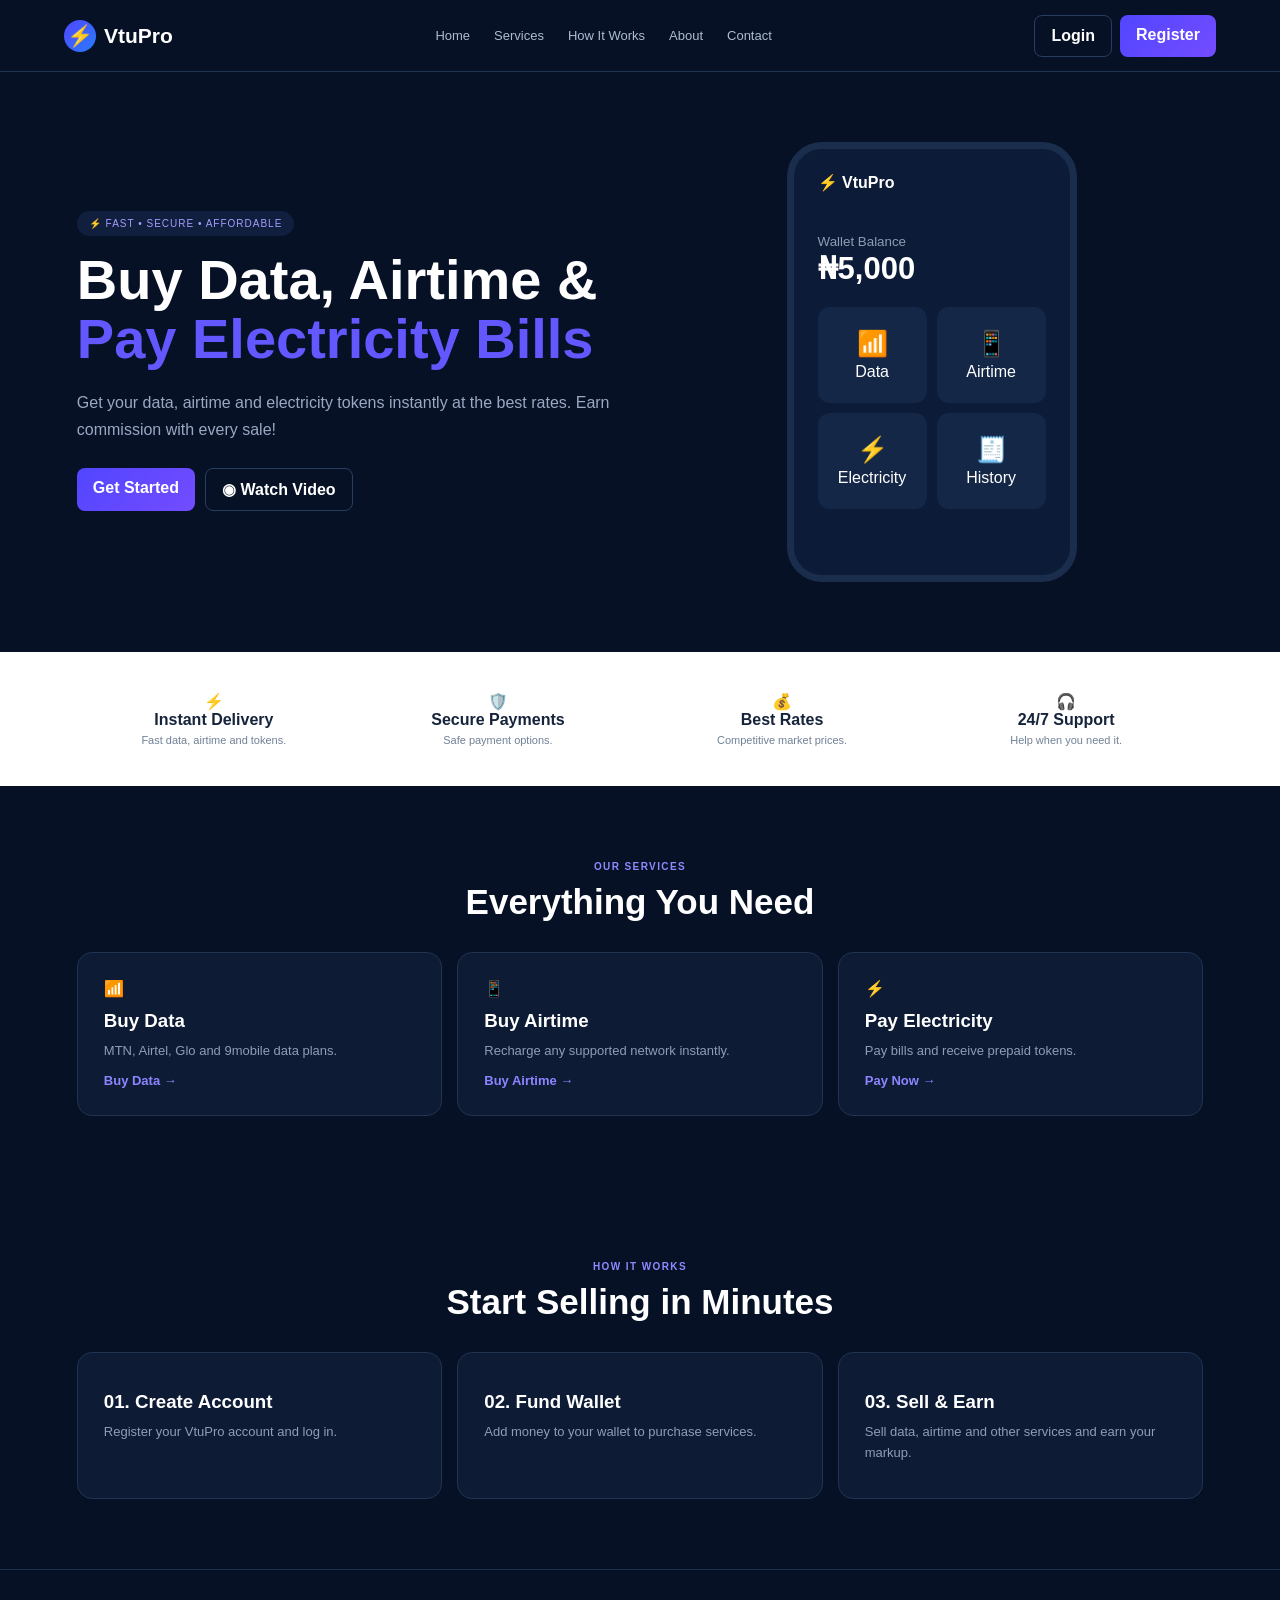
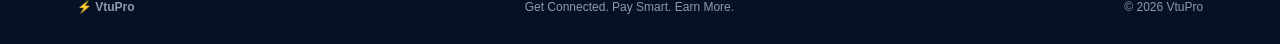
<file: index.html>
<!DOCTYPE html>
<html lang="en">
<head>
    <meta charset="UTF-8">
    <meta name="viewport" content="width=device-width, initial-scale=1.0">

    <title>VtuPro - Buy Data, Airtime & Pay Bills</title>

    <link rel="stylesheet" href="css/style.css">
</head>

<body>

<header class="top">

    <a class="brand" href="index.html">
        <span class="mark">⚡</span>
        VtuPro
    </a>

    <nav class="nav">
        <a href="index.html">Home</a>
        <a href="#services">Services</a>
        <a href="#how">How It Works</a>
        <a href="#about">About</a>
        <a href="#contact">Contact</a>
    </nav>

    <div class="actions">
        <a class="btn ghost" href="login.html">Login</a>
        <a class="btn primary" href="register.html">Register</a>
    </div>

</header>


<section class="hero">

    <div>

        <span class="badge">
            ⚡ FAST • SECURE • AFFORDABLE
        </span>

        <h1>
            Buy Data, Airtime &
            <span class="purple">
                Pay Electricity Bills
            </span>
        </h1>

        <p>
            Get your data, airtime and electricity tokens instantly
            at the best rates. Earn commission with every sale!
        </p>

        <div class="hero-btns">

            <a class="btn primary" href="register.html">
                Get Started
            </a>

            <a class="btn ghost" href="#how">
                ◉ Watch Video
            </a>

        </div>

    </div>


    <div>

        <div class="phone">

            <b>⚡ VtuPro</b>

            <div class="balance">

                <small>
                    Wallet Balance
                </small>

                <strong>
                    ₦5,000
                </strong>

            </div>


            <div class="phone-grid">

                <div>
                    <span>📶</span>
                    Data
                </div>

                <div>
                    <span>📱</span>
                    Airtime
                </div>

                <div>
                    <span>⚡</span>
                    Electricity
                </div>

                <div>
                    <span>🧾</span>
                    History
                </div>

            </div>

        </div>

    </div>

</section>


<section class="features">

    <div class="feature">

        ⚡

        <h4>
            Instant Delivery
        </h4>

        <p>
            Fast data, airtime and tokens.
        </p>

    </div>


    <div class="feature">

        🛡️

        <h4>
            Secure Payments
        </h4>

        <p>
            Safe payment options.
        </p>

    </div>


    <div class="feature">

        💰

        <h4>
            Best Rates
        </h4>

        <p>
            Competitive market prices.
        </p>

    </div>


    <div class="feature">

        🎧

        <h4>
            24/7 Support
        </h4>

        <p>
            Help when you need it.
        </p>

    </div>

</section>


<section id="services" class="section">

    <div class="sectionhead">

        <span class="eyebrow">
            OUR SERVICES
        </span>

        <h2>
            Everything You Need
        </h2>

    </div>


    <div class="services">

        <div class="card">

            📶

            <h3>
                Buy Data
            </h3>

            <p>
                MTN, Airtel, Glo and 9mobile data plans.
            </p>

            <a href="register.html">
                Buy Data →
            </a>

        </div>


        <div class="card">

            📱

            <h3>
                Buy Airtime
            </h3>

            <p>
                Recharge any supported network instantly.
            </p>

            <a href="register.html">
                Buy Airtime →
            </a>

        </div>


        <div class="card">

            ⚡

            <h3>
                Pay Electricity
            </h3>

            <p>
                Pay bills and receive prepaid tokens.
            </p>

            <a href="register.html">
                Pay Now →
            </a>

        </div>

    </div>

</section>


<section id="how" class="section">

    <div class="sectionhead">

        <span class="eyebrow">
            HOW IT WORKS
        </span>

        <h2>
            Start Selling in Minutes
        </h2>

    </div>


    <div class="services">

        <div class="card">

            <h3>01. Create Account</h3>

            <p>
                Register your VtuPro account and log in.
            </p>

        </div>


        <div class="card">

            <h3>02. Fund Wallet</h3>

            <p>
                Add money to your wallet to purchase services.
            </p>

        </div>


        <div class="card">

            <h3>03. Sell & Earn</h3>

            <p>
                Sell data, airtime and other services and
                earn your markup.
            </p>

        </div>

    </div>

</section>


<footer class="footer" id="about">

    <b>
        ⚡ VtuPro
    </b>

    <span>
        Get Connected. Pay Smart. Earn More.
    </span>

    <span>
        © 2026 VtuPro
    </span>

</footer>


<script src="js/app.js"></script>

</body>
</html>
</file>
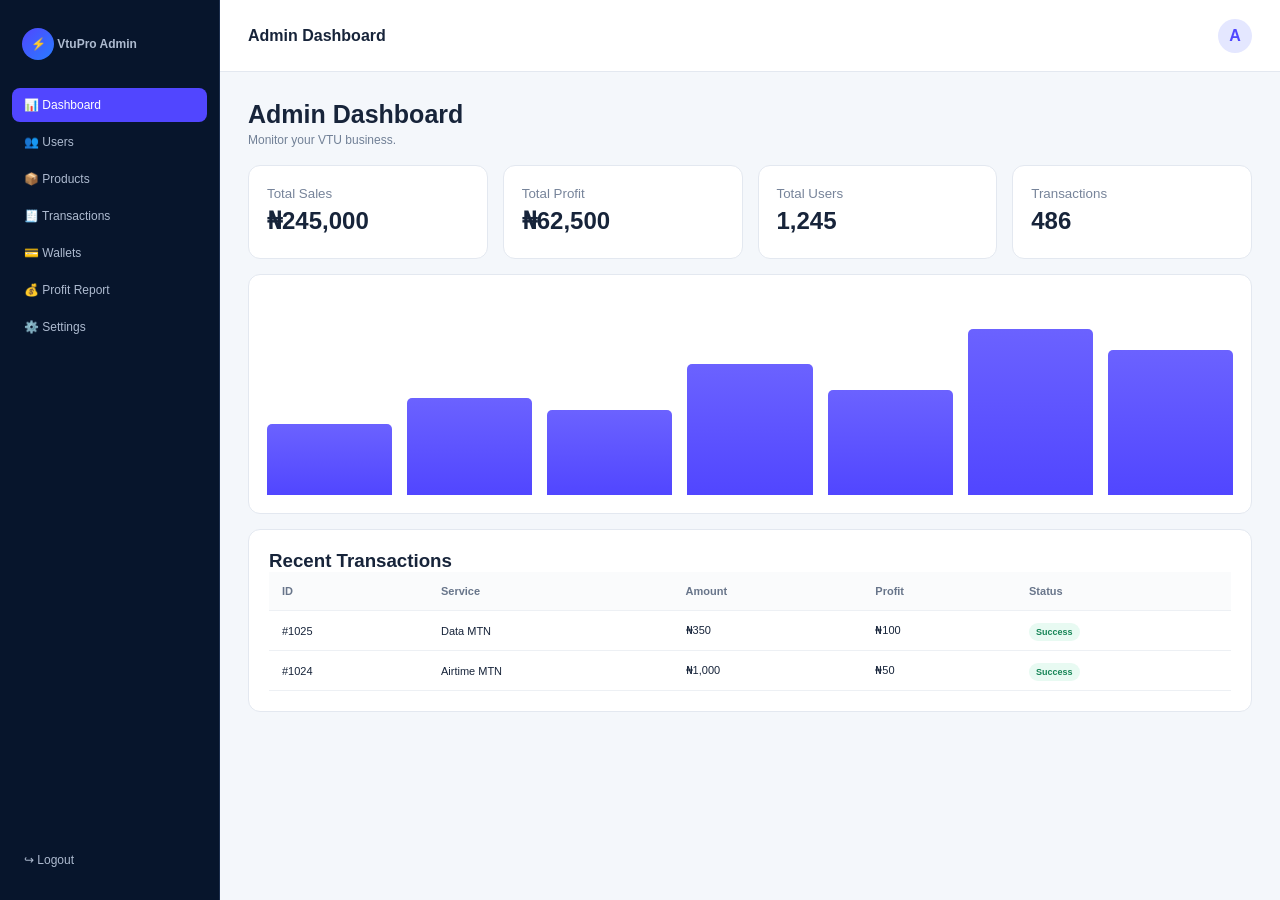
<file: admin.html>
<!DOCTYPE html>
<html lang="en">

<head>

    <meta charset="UTF-8">

    <meta name="viewport"
          content="width=device-width, initial-scale=1.0">

    <title>VtuPro Admin</title>

    <link rel="stylesheet"
          href="css/style.css">

</head>


<body>


<div class="app">


    <aside class="side">


        <a class="brand"
           href="admin.html">

            <span class="mark">
                ⚡
            </span>

            <span>
                VtuPro Admin
            </span>

        </a>


        <a class="active"
           href="admin.html">
            📊 Dashboard
        </a>


        <a href="#">
            👥 Users
        </a>


        <a href="#">
            📦 Products
        </a>


        <a href="transactions.html">
            🧾 Transactions
        </a>


        <a href="wallet.html">
            💳 Wallets
        </a>


        <a href="#">
            💰 Profit Report
        </a>


        <a href="#">
            ⚙️ Settings
        </a>


        <a class="logout"
           href="index.html">
            ↪ Logout
        </a>


    </aside>


    <main class="main">


        <header class="apphead">

            <b>
                Admin Dashboard
            </b>


            <div class="avatar">
                A
            </div>

        </header>


        <section class="content">


            <h1>
                Admin Dashboard
            </h1>

            <p class="muted">
                Monitor your VTU business.
            </p>


            <br>


            <div class="adminstats">


                <div class="stat">

                    <small>
                        Total Sales
                    </small>

                    <strong>
                        ₦245,000
                    </strong>

                </div>


                <div class="stat">

                    <small>
                        Total Profit
                    </small>

                    <strong>
                        ₦62,500
                    </strong>

                </div>


                <div class="stat">

                    <small>
                        Total Users
                    </small>

                    <strong>
                        1,245
                    </strong>

                </div>


                <div class="stat">

                    <small>
                        Transactions
                    </small>

                    <strong>
                        486
                    </strong>

                </div>


            </div>


            <div class="chart">


                <div class="bar"
                     style="height:35%">
                </div>

                <div class="bar"
                     style="height:48%">
                </div>

                <div class="bar"
                     style="height:42%">
                </div>

                <div class="bar"
                     style="height:65%">
                </div>

                <div class="bar"
                     style="height:52%">
                </div>

                <div class="bar"
                     style="height:82%">
                </div>

                <div class="bar"
                     style="height:72%">
                </div>


            </div>


            <div
                class="panel"
                style="margin-top:15px">


                <h3>
                    Recent Transactions
                </h3>


                <table class="table">


                    <tr>

                        <th>
                            ID
                        </th>

                        <th>
                            Service
                        </th>

                        <th>
                            Amount
                        </th>

                        <th>
                            Profit
                        </th>

                        <th>
                            Status
                        </th>

                    </tr>


                    <tr>

                        <td>
                            #1025
                        </td>

                        <td>
                            Data MTN
                        </td>

                        <td>
                            ₦350
                        </td>

                        <td>
                            ₦100
                        </td>

                        <td>
                            <span class="pill">
                                Success
                            </span>
                        </td>

                    </tr>


                    <tr>

                        <td>
                            #1024
                        </td>

                        <td>
                            Airtime MTN
                        </td>

                        <td>
                            ₦1,000
                        </td>

                        <td>
                            ₦50
                        </td>

                        <td>
                            <span class="pill">
                                Success
                            </span>
                        </td>

                    </tr>


                </table>


            </div>


        </section>


    </main>

</div>


<script src="js/app.js"></script>

</body>
</html>
</file>
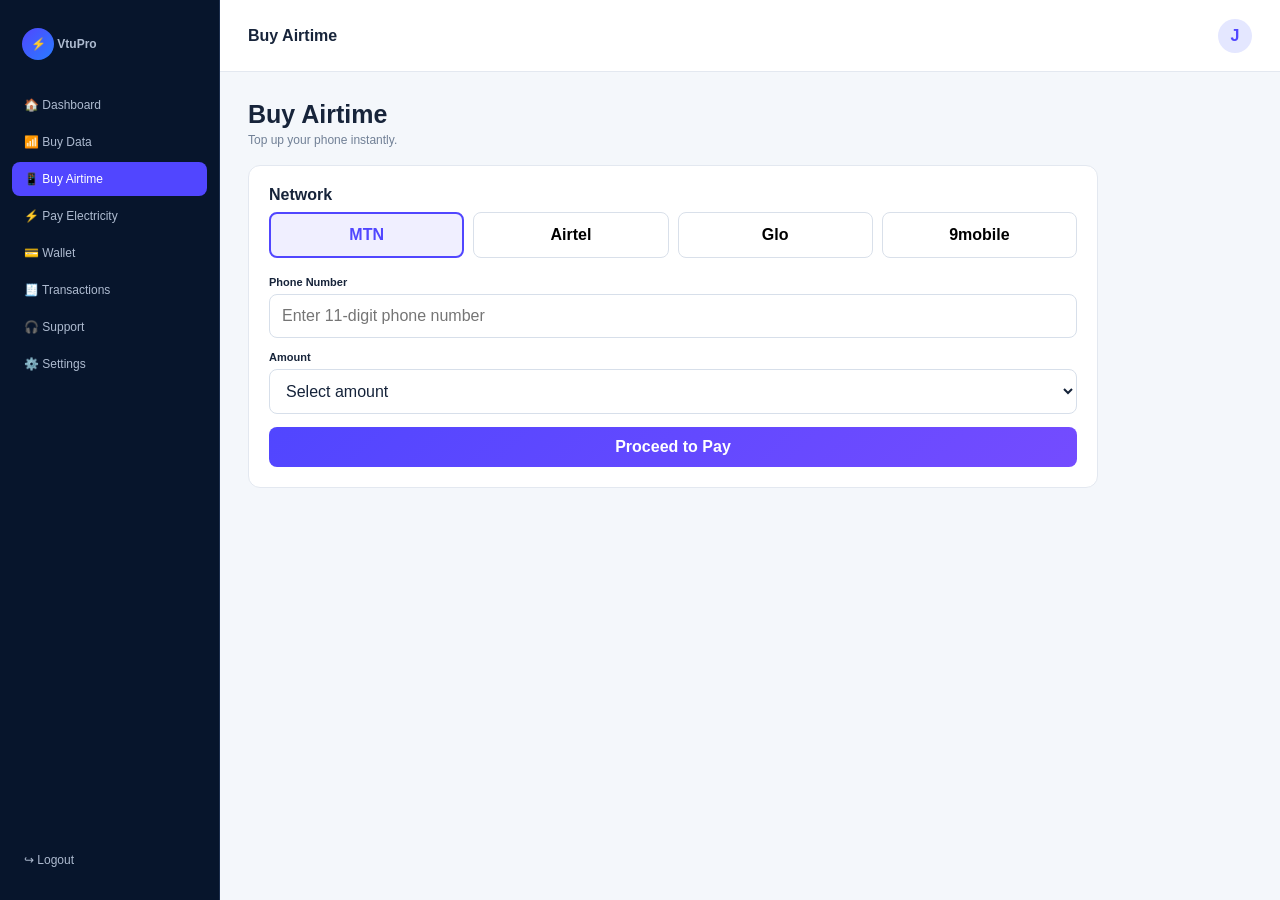
<file: airtime.html>
<!DOCTYPE html>
<html lang="en">

<head>

    <meta charset="UTF-8">

    <meta name="viewport"
          content="width=device-width, initial-scale=1.0">

    <title>VtuPro - Buy Airtime</title>

    <link rel="stylesheet"
          href="css/style.css">

</head>


<body>


<div class="app">


    <aside class="side">

        <a class="brand"
           href="dashboard.html">

            <span class="mark">
                ⚡
            </span>

            <span>
                VtuPro
            </span>

        </a>


        <a href="dashboard.html">
            🏠 Dashboard
        </a>

        <a href="data.html">
            📶 Buy Data
        </a>

        <a class="active"
           href="airtime.html">
            📱 Buy Airtime
        </a>

        <a href="electricity.html">
            ⚡ Pay Electricity
        </a>

        <a href="wallet.html">
            💳 Wallet
        </a>

        <a href="transactions.html">
            🧾 Transactions
        </a>

        <a href="#">
            🎧 Support
        </a>

        <a href="#">
            ⚙️ Settings
        </a>

        <a class="logout"
           href="index.html">
            ↪ Logout
        </a>

    </aside>


    <main class="main">


        <header class="apphead">

            <b>
                Buy Airtime
            </b>

            <div class="avatar">
                J
            </div>

        </header>


        <section class="content">


            <h1>
                Buy Airtime
            </h1>

            <p class="muted">
                Top up your phone instantly.
            </p>


            <br>


            <div class="panel purchase">


                <b>
                    Network
                </b>


                <div class="network">

                    <button
                        class="active"
                        onclick="pick(this)">
                        MTN
                    </button>

                    <button onclick="pick(this)">
                        Airtel
                    </button>

                    <button onclick="pick(this)">
                        Glo
                    </button>

                    <button onclick="pick(this)">
                        9mobile
                    </button>

                </div>


                <div class="field">

                    <label>
                        Phone Number
                    </label>

                    <input
                        class="input"
                        placeholder="Enter 11-digit phone number">

                </div>


                <div class="field">

                    <label>
                        Amount
                    </label>

                    <select
                        class="input"
                        id="airtimeAmount">

                        <option value="">
                            Select amount
                        </option>

                        <option value="100">
                            ₦100
                        </option>

                        <option value="200">
                            ₦200
                        </option>

                        <option value="500">
                            ₦500
                        </option>

                        <option value="1000">
                            ₦1,000
                        </option>

                        <option value="2000">
                            ₦2,000
                        </option>

                    </select>

                </div>


                <button
                    class="btn primary full"
                    onclick="airtime()">

                    Proceed to Pay

                </button>


            </div>


        </section>


    </main>

</div>


<script src="js/app.js"></script>

</body>
</html>
</file>
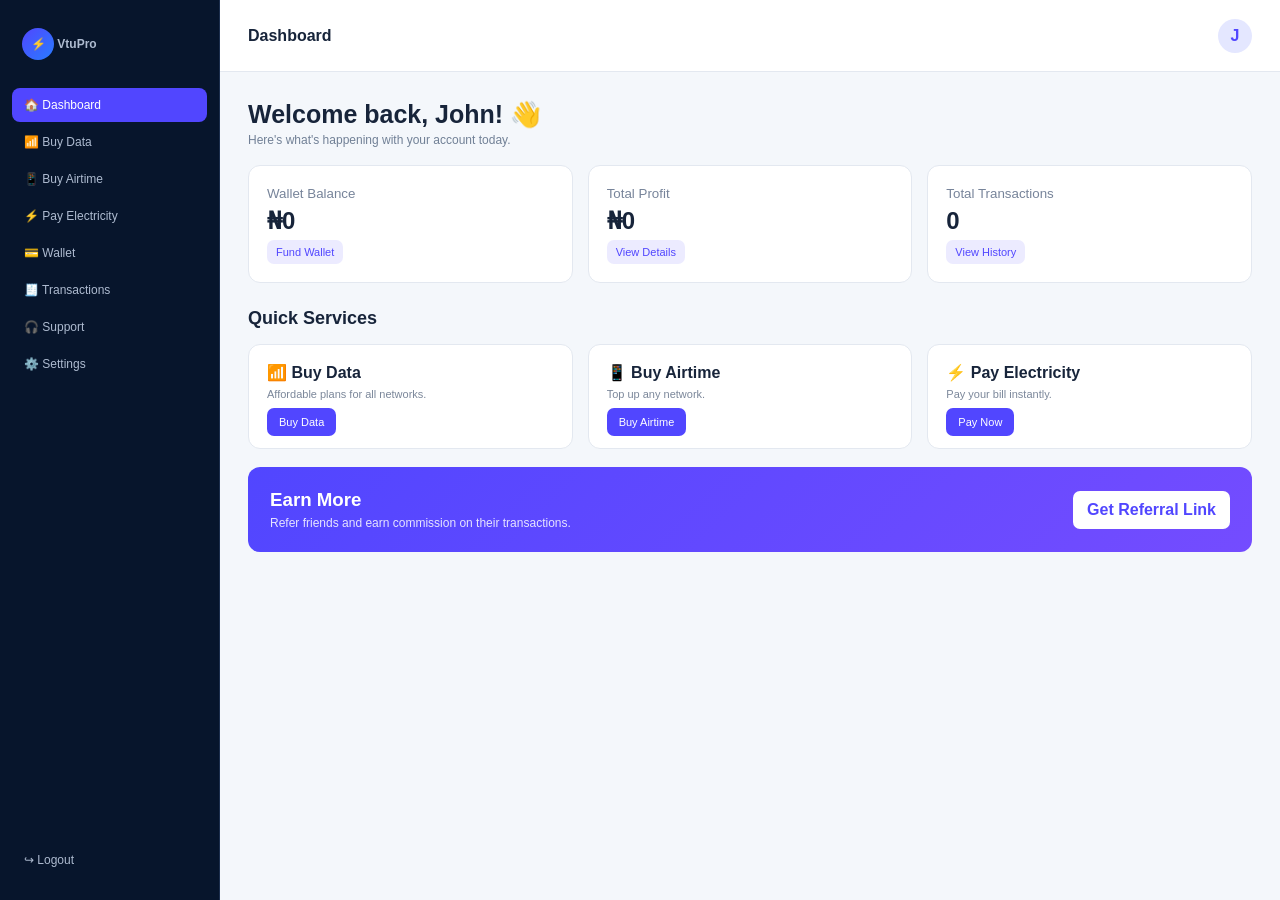
<file: dashboard.html>
<!DOCTYPE html>
<html lang="en">

<head>

    <meta charset="UTF-8">

    <meta name="viewport"
          content="width=device-width, initial-scale=1.0">

    <title>VtuPro - Dashboard</title>

    <link rel="stylesheet"
          href="css/style.css">

</head>


<body>


<div class="app">


    <aside class="side">

        <a class="brand"
           href="dashboard.html">

            <span class="mark">
                ⚡
            </span>

            <span>
                VtuPro
            </span>

        </a>


        <a class="active"
           href="dashboard.html">

            🏠 Dashboard

        </a>


        <a href="data.html">

            📶 Buy Data

        </a>


        <a href="airtime.html">

            📱 Buy Airtime

        </a>


        <a href="electricity.html">

            ⚡ Pay Electricity

        </a>


        <a href="wallet.html">

            💳 Wallet

        </a>


        <a href="transactions.html">

            🧾 Transactions

        </a>


        <a href="#">

            🎧 Support

        </a>


        <a href="#">

            ⚙️ Settings

        </a>


        <a class="logout"
           href="index.html">

            ↪ Logout

        </a>

    </aside>


    <main class="main">


        <header class="apphead">

            <b>
                Dashboard
            </b>

            <div class="avatar">
                J
            </div>

        </header>


        <section class="content">


            <h1>
                Welcome back, John! 👋
            </h1>


            <p class="muted">

                Here's what's happening with your account today.

            </p>


            <br>


            <div class="stats">


                <div class="stat">

                    <small>
                        Wallet Balance
                    </small>

                    <strong id="walletBalance">
                        ₦5,000
                    </strong>

                    <button onclick="location.href='wallet.html'">

                        Fund Wallet

                    </button>

                </div>


                <div class="stat">

                    <small>
                        Total Profit
                    </small>

                    <strong id="profitBalance">
                        ₦2,450
                    </strong>

                    <button>
                        View Details
                    </button>

                </div>


                <div class="stat">

                    <small>
                        Total Transactions
                    </small>

                    <strong id="transactionCount">
                        12
                    </strong>

                    <button
                        onclick="location.href='transactions.html'">

                        View History

                    </button>

                </div>


            </div>


            <h2 class="dashboard-title">
                Quick Services
            </h2>


            <div class="quick">


                <div class="quickcard">

                    <b>
                        📶 Buy Data
                    </b>

                    <p>
                        Affordable plans for all networks.
                    </p>

                    <a href="data.html">
                        Buy Data
                    </a>

                </div>


                <div class="quickcard">

                    <b>
                        📱 Buy Airtime
                    </b>

                    <p>
                        Top up any network.
                    </p>

                    <a href="airtime.html">
                        Buy Airtime
                    </a>

                </div>


                <div class="quickcard">

                    <b>
                        ⚡ Pay Electricity
                    </b>

                    <p>
                        Pay your bill instantly.
                    </p>

                    <a href="electricity.html">
                        Pay Now
                    </a>

                </div>


            </div>


            <div class="earn">

                <div>

                    <h3>
                        Earn More
                    </h3>

                    <p>
                        Refer friends and earn commission
                        on their transactions.
                    </p>

                </div>

                <button>
                    Get Referral Link
                </button>

            </div>


        </section>


    </main>

</div>


<script src="js/app.js"></script>

</body>
</html>
</file>
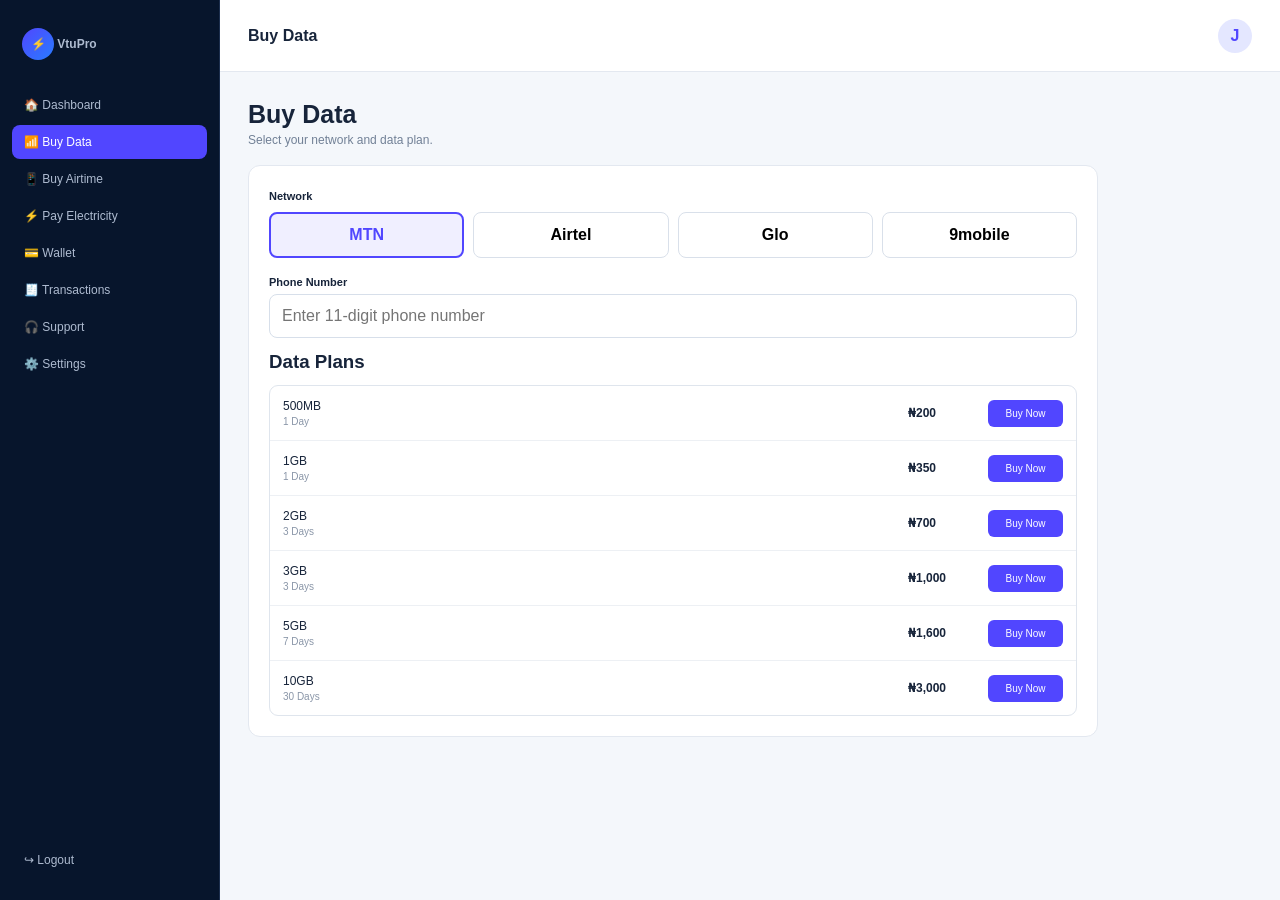
<file: data.html>
<!DOCTYPE html>
<html lang="en">

<head>

    <meta charset="UTF-8">

    <meta name="viewport"
          content="width=device-width, initial-scale=1.0">

    <title>VtuPro - Buy Data</title>

    <link rel="stylesheet"
          href="css/style.css">

</head>


<body>


<div class="app">


    <aside class="side">

        <a class="brand"
           href="dashboard.html">

            <span class="mark">⚡</span>

            <span>VtuPro</span>

        </a>


        <a href="dashboard.html">
            🏠 Dashboard
        </a>

        <a class="active"
           href="data.html">
            📶 Buy Data
        </a>

        <a href="airtime.html">
            📱 Buy Airtime
        </a>

        <a href="electricity.html">
            ⚡ Pay Electricity
        </a>

        <a href="wallet.html">
            💳 Wallet
        </a>

        <a href="transactions.html">
            🧾 Transactions
        </a>

        <a href="#">
            🎧 Support
        </a>

        <a href="#">
            ⚙️ Settings
        </a>

        <a class="logout"
           href="index.html">
            ↪ Logout
        </a>

    </aside>


    <main class="main">


        <header class="apphead">

            <b>
                Buy Data
            </b>

            <div class="avatar">
                J
            </div>

        </header>


        <section class="content">


            <h1>
                Buy Data
            </h1>

            <p class="muted">
                Select your network and data plan.
            </p>


            <br>


            <div class="panel purchase">


                <b class="label">
                    Network
                </b>


                <div class="network">

                    <button
                        class="active"
                        onclick="pick(this)">
                        MTN
                    </button>

                    <button onclick="pick(this)">
                        Airtel
                    </button>

                    <button onclick="pick(this)">
                        Glo
                    </button>

                    <button onclick="pick(this)">
                        9mobile
                    </button>

                </div>


                <div class="field">

                    <label>
                        Phone Number
                    </label>

                    <input
                        class="input"
                        placeholder="Enter 11-digit phone number">

                </div>


                <h3>
                    Data Plans
                </h3>


                <div class="plans">


                    <div class="plan">

                        <span>
                            500MB
                            <small>
                                1 Day
                            </small>
                        </span>

                        <b>
                            ₦200
                        </b>

                        <button
                            onclick="buy(200)">
                            Buy Now
                        </button>

                    </div>


                    <div class="plan">

                        <span>
                            1GB
                            <small>
                                1 Day
                            </small>
                        </span>

                        <b>
                            ₦350
                        </b>

                        <button
                            onclick="buy(350)">
                            Buy Now
                        </button>

                    </div>


                    <div class="plan">

                        <span>
                            2GB
                            <small>
                                3 Days
                            </small>
                        </span>

                        <b>
                            ₦700
                        </b>

                        <button
                            onclick="buy(700)">
                            Buy Now
                        </button>

                    </div>


                    <div class="plan">

                        <span>
                            3GB
                            <small>
                                3 Days
                            </small>
                        </span>

                        <b>
                            ₦1,000
                        </b>

                        <button
                            onclick="buy(1000)">
                            Buy Now
                        </button>

                    </div>


                    <div class="plan">

                        <span>
                            5GB
                            <small>
                                7 Days
                            </small>
                        </span>

                        <b>
                            ₦1,600
                        </b>

                        <button
                            onclick="buy(1600)">
                            Buy Now
                        </button>

                    </div>


                    <div class="plan">

                        <span>
                            10GB
                            <small>
                                30 Days
                            </small>
                        </span>

                        <b>
                            ₦3,000
                        </b>

                        <button
                            onclick="buy(3000)">
                            Buy Now
                        </button>

                    </div>


                </div>


            </div>


        </section>


    </main>

</div>


<script src="js/app.js"></script>

</body>
</html>
</file>
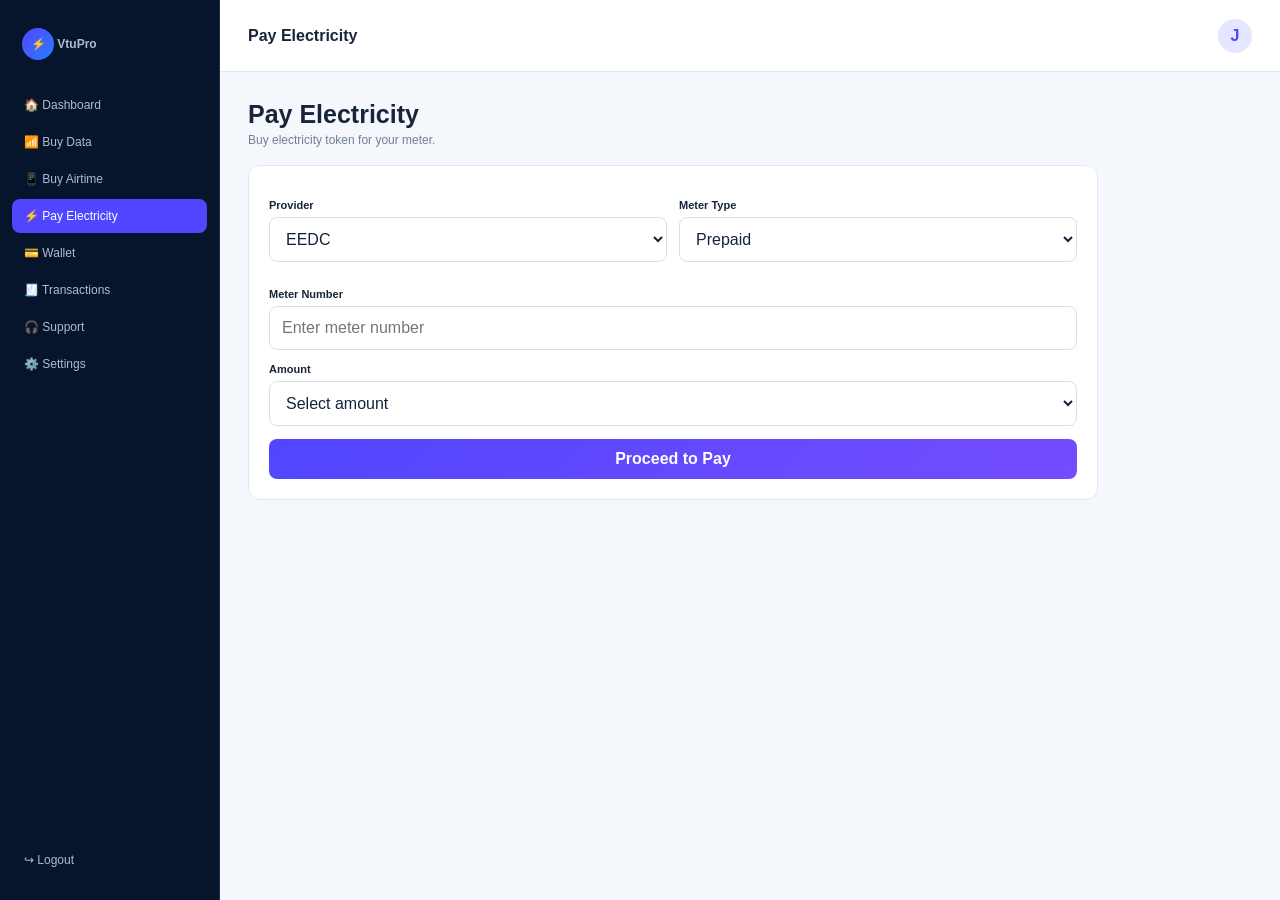
<file: electricity.html>
<!DOCTYPE html>
<html lang="en">

<head>

    <meta charset="UTF-8">

    <meta name="viewport"
          content="width=device-width, initial-scale=1.0">

    <title>VtuPro - Electricity</title>

    <link rel="stylesheet"
          href="css/style.css">

</head>


<body>


<div class="app">


    <aside class="side">

        <a class="brand"
           href="dashboard.html">

            <span class="mark">
                ⚡
            </span>

            <span>
                VtuPro
            </span>

        </a>


        <a href="dashboard.html">
            🏠 Dashboard
        </a>

        <a href="data.html">
            📶 Buy Data
        </a>

        <a href="airtime.html">
            📱 Buy Airtime
        </a>

        <a class="active"
           href="electricity.html">
            ⚡ Pay Electricity
        </a>

        <a href="wallet.html">
            💳 Wallet
        </a>

        <a href="transactions.html">
            🧾 Transactions
        </a>

        <a href="#">
            🎧 Support
        </a>

        <a href="#">
            ⚙️ Settings
        </a>

        <a class="logout"
           href="index.html">
            ↪ Logout
        </a>

    </aside>


    <main class="main">


        <header class="apphead">

            <b>
                Pay Electricity
            </b>

            <div class="avatar">
                J
            </div>

        </header>


        <section class="content">


            <h1>
                Pay Electricity
            </h1>

            <p class="muted">
                Buy electricity token for your meter.
            </p>


            <br>


            <div class="panel purchase">


                <div class="formgrid">


                    <div class="field">

                        <label>
                            Provider
                        </label>

                        <select class="input">

                            <option>
                                EEDC
                            </option>

                            <option>
                                AEDC
                            </option>

                            <option>
                                EKEDC
                            </option>

                            <option>
                                IBEDC
                            </option>

                        </select>

                    </div>


                    <div class="field">

                        <label>
                            Meter Type
                        </label>

                        <select class="input">

                            <option>
                                Prepaid
                            </option>

                            <option>
                                Postpaid
                            </option>

                        </select>

                    </div>


                </div>


                <div class="field">

                    <label>
                        Meter Number
                    </label>

                    <input
                        class="input"
                        placeholder="Enter meter number">

                </div>


                <div class="field">

                    <label>
                        Amount
                    </label>

                    <select
                        class="input"
                        id="electricityAmount">

                        <option value="">
                            Select amount
                        </option>

                        <option value="1000">
                            ₦1,000
                        </option>

                        <option value="2000">
                            ₦2,000
                        </option>

                        <option value="5000">
                            ₦5,000
                        </option>

                        <option value="10000">
                            ₦10,000
                        </option>

                    </select>

                </div>


                <button
                    class="btn primary full"
                    onclick="electricity()">

                    Proceed to Pay

                </button>


            </div>


        </section>


    </main>

</div>


<script src="js/app.js"></script>

</body>
</html>
</file>
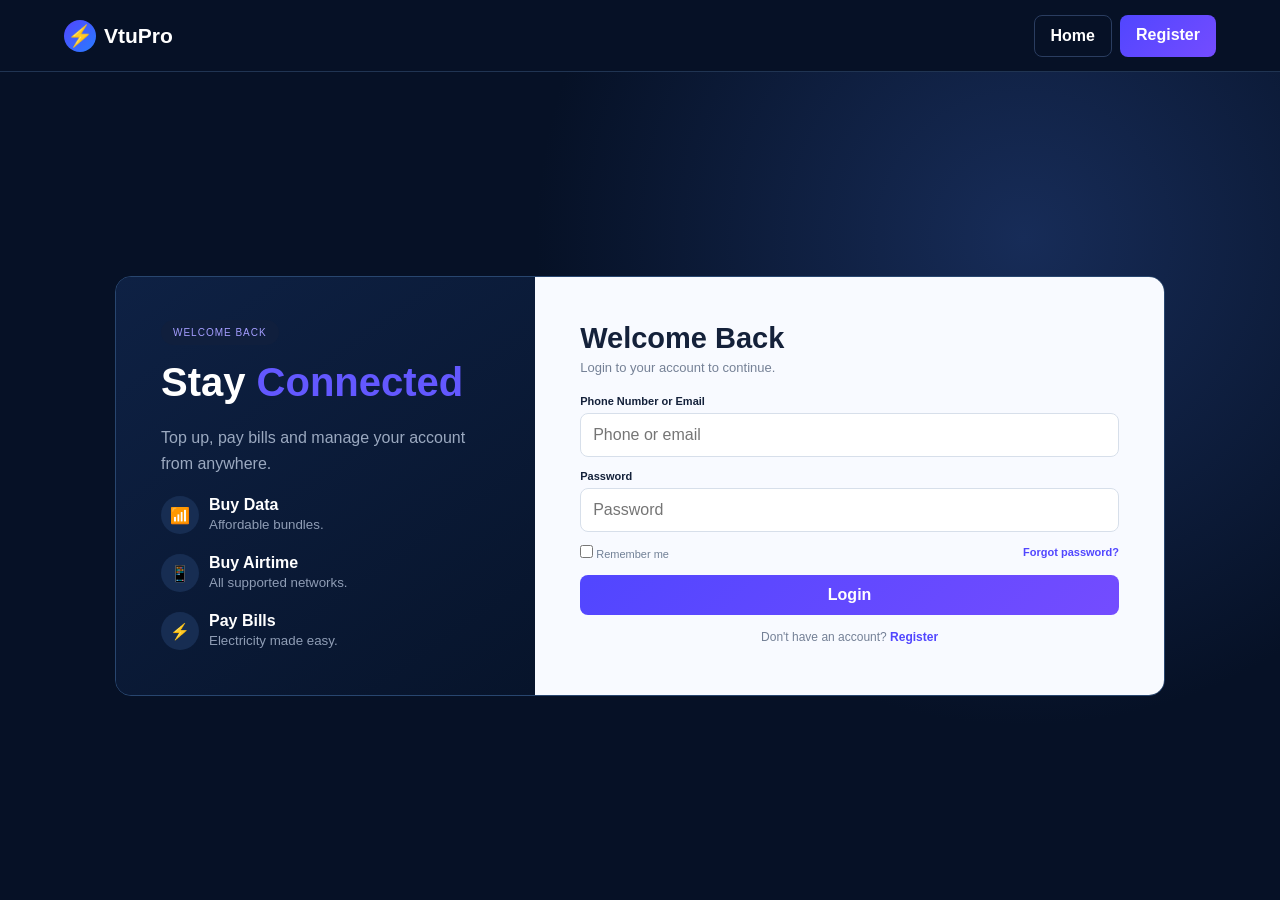
<file: login.html>
<!DOCTYPE html>
<html lang="en">

<head>

    <meta charset="UTF-8">

    <meta name="viewport"
          content="width=device-width, initial-scale=1.0">

    <title>VtuPro - Login</title>

    <link rel="stylesheet"
          href="css/style.css">

</head>


<body>

<header class="top">

    <a class="brand"
       href="index.html">

        <span class="mark">
            ⚡
        </span>

        VtuPro

    </a>


    <div class="actions">

        <a class="btn ghost"
           href="index.html">

            Home

        </a>

        <a class="btn primary"
           href="register.html">

            Register

        </a>

    </div>

</header>


<main class="auth">

    <div class="authbox">


        <aside class="info">

            <span class="badge">
                WELCOME BACK
            </span>


            <h1>

                Stay
                <span class="purple">
                    Connected
                </span>

            </h1>


            <p>

                Top up, pay bills and manage your account
                from anywhere.

            </p>


            <div class="benefit">

                <i>📶</i>

                <div>

                    <b>
                        Buy Data
                    </b>

                    <small>
                        Affordable bundles.
                    </small>

                </div>

            </div>


            <div class="benefit">

                <i>📱</i>

                <div>

                    <b>
                        Buy Airtime
                    </b>

                    <small>
                        All supported networks.
                    </small>

                </div>

            </div>


            <div class="benefit">

                <i>⚡</i>

                <div>

                    <b>
                        Pay Bills
                    </b>

                    <small>
                        Electricity made easy.
                    </small>

                </div>

            </div>

        </aside>


        <section class="form">

            <h2>
                Welcome Back
            </h2>

            <p class="sub">
                Login to your account to continue.
            </p>


            <div id="msg"
                 class="msg">
            </div>


            <form onsubmit="login(event)">


                <div class="field">

                    <label>
                        Phone Number or Email
                    </label>

                    <input
                        class="input"
                        id="loginId"
                        required
                        placeholder="Phone or email">

                </div>


                <div class="field">

                    <label>
                        Password
                    </label>

                    <input
                        class="input"
                        id="loginPassword"
                        type="password"
                        required
                        placeholder="Password">

                </div>


                <div class="login-options">

                    <label>
                        <input type="checkbox">
                        Remember me
                    </label>

                    <a href="#">
                        Forgot password?
                    </a>

                </div>


                <button class="btn primary full">

                    Login

                </button>


            </form>


            <div class="authbottom">

                Don't have an account?

                <a class="link"
                   href="register.html">

                    Register

                </a>

            </div>


        </section>


    </div>

</main>


<script src="js/app.js"></script>

</body>
</html>
</file>
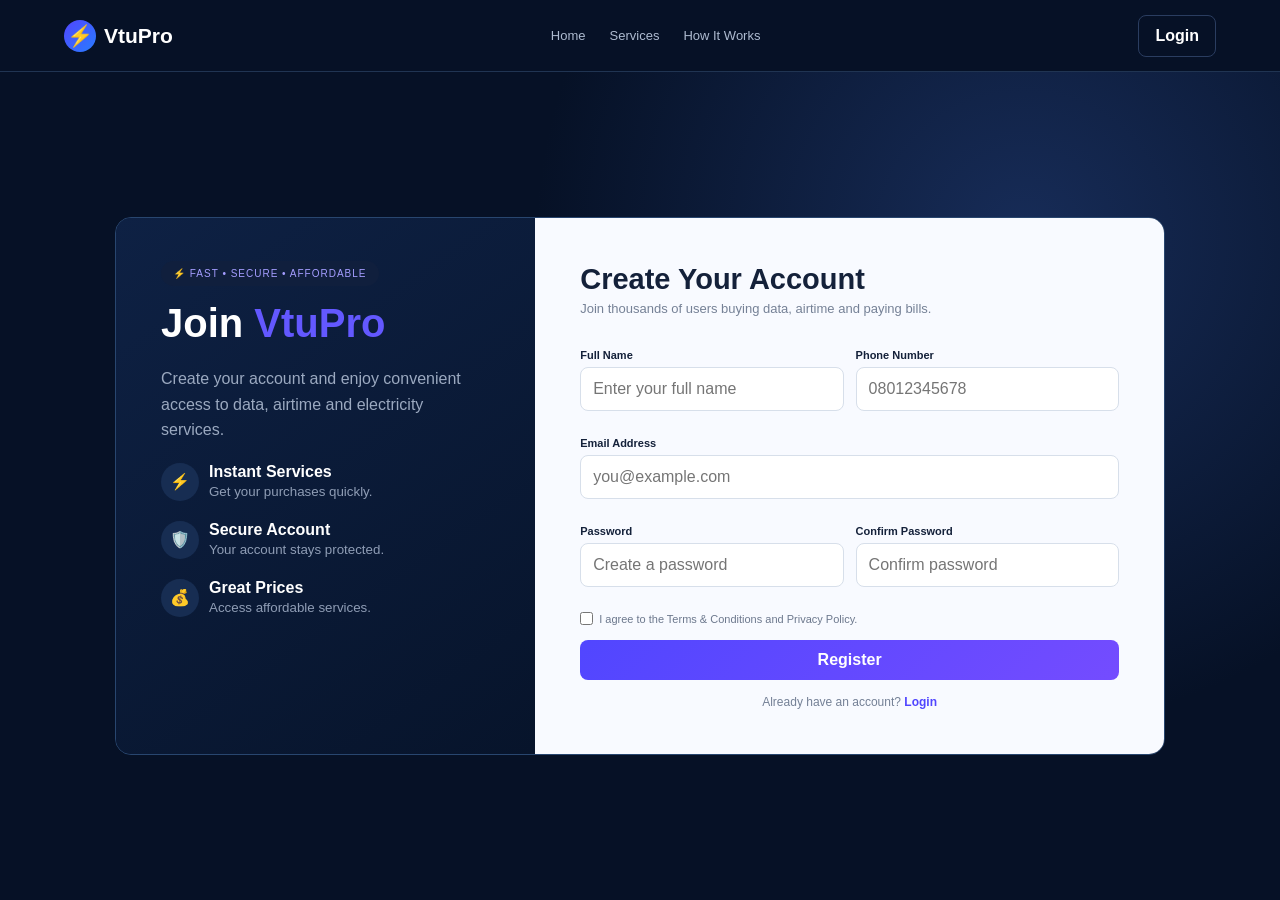
<file: register.html>
<!DOCTYPE html>
<html lang="en">

<head>

    <meta charset="UTF-8">

    <meta name="viewport"
          content="width=device-width, initial-scale=1.0">

    <title>VtuPro - Register</title>

    <link rel="stylesheet"
          href="css/style.css">

</head>


<body>

<header class="top">

    <a class="brand" href="index.html">
        <span class="mark">⚡</span>
        VtuPro
    </a>

    <nav class="nav">

        <a href="index.html">
            Home
        </a>

        <a href="index.html#services">
            Services
        </a>

        <a href="index.html#how">
            How It Works
        </a>

    </nav>

    <div class="actions">

        <a class="btn ghost"
           href="login.html">
            Login
        </a>

    </div>

</header>


<main class="auth">

    <div class="authbox">


        <aside class="info">

            <span class="badge">
                ⚡ FAST • SECURE • AFFORDABLE
            </span>

            <h1>
                Join
                <span class="purple">
                    VtuPro
                </span>
            </h1>

            <p>
                Create your account and enjoy convenient
                access to data, airtime and electricity services.
            </p>


            <div class="benefit">

                <i>⚡</i>

                <div>

                    <b>
                        Instant Services
                    </b>

                    <small>
                        Get your purchases quickly.
                    </small>

                </div>

            </div>


            <div class="benefit">

                <i>🛡️</i>

                <div>

                    <b>
                        Secure Account
                    </b>

                    <small>
                        Your account stays protected.
                    </small>

                </div>

            </div>


            <div class="benefit">

                <i>💰</i>

                <div>

                    <b>
                        Great Prices
                    </b>

                    <small>
                        Access affordable services.
                    </small>

                </div>

            </div>

        </aside>


        <section class="form">

            <h2>
                Create Your Account
            </h2>

            <p class="sub">
                Join thousands of users buying data,
                airtime and paying bills.
            </p>


            <div id="msg"
                 class="msg">
            </div>


            <form onsubmit="reg(event)">


                <div class="formgrid">


                    <div class="field">

                        <label>
                            Full Name
                        </label>

                        <input
                            class="input"
                            id="fullName"
                            required
                            placeholder="Enter your full name">

                    </div>


                    <div class="field">

                        <label>
                            Phone Number
                        </label>

                        <input
                            class="input"
                            id="phone"
                            required
                            placeholder="08012345678">

                    </div>


                </div>


                <div class="field">

                    <label>
                        Email Address
                    </label>

                    <input
                        class="input"
                        id="email"
                        type="email"
                        required
                        placeholder="you@example.com">

                </div>


                <div class="formgrid">


                    <div class="field">

                        <label>
                            Password
                        </label>

                        <input
                            class="input"
                            id="password"
                            type="password"
                            minlength="6"
                            required
                            placeholder="Create a password">

                    </div>


                    <div class="field">

                        <label>
                            Confirm Password
                        </label>

                        <input
                            class="input"
                            id="confirmPassword"
                            type="password"
                            required
                            placeholder="Confirm password">

                    </div>


                </div>


                <label class="agreement">

                    <input
                        type="checkbox"
                        required>

                    I agree to the Terms &
                    Conditions and Privacy Policy.

                </label>


                <button
                    class="btn primary full"
                    style="margin-top:15px">

                    Register

                </button>


            </form>


            <div class="authbottom">

                Already have an account?

                <a class="link"
                   href="login.html">

                    Login

                </a>

            </div>


        </section>


    </div>

</main>


<script src="js/app.js"></script>

</body>
</html>
</file>
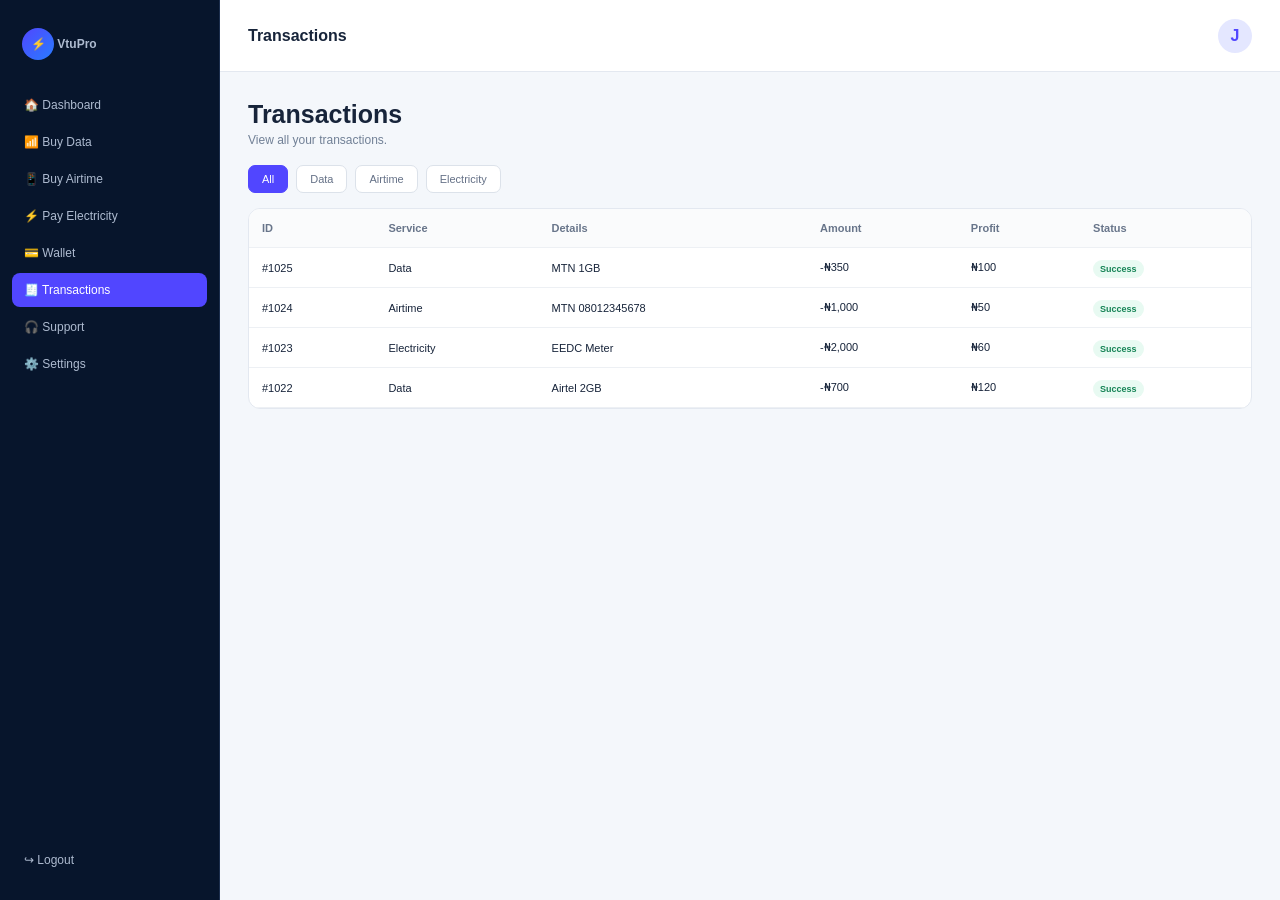
<file: transactions.html>
<!DOCTYPE html>
<html lang="en">

<head>

    <meta charset="UTF-8">

    <meta name="viewport"
          content="width=device-width, initial-scale=1.0">

    <title>VtuPro - Transactions</title>

    <link rel="stylesheet"
          href="css/style.css">

</head>


<body>


<div class="app">


    <aside class="side">

        <a class="brand"
           href="dashboard.html">

            <span class="mark">
                ⚡
            </span>

            <span>
                VtuPro
            </span>

        </a>


        <a href="dashboard.html">
            🏠 Dashboard
        </a>

        <a href="data.html">
            📶 Buy Data
        </a>

        <a href="airtime.html">
            📱 Buy Airtime
        </a>

        <a href="electricity.html">
            ⚡ Pay Electricity
        </a>

        <a href="wallet.html">
            💳 Wallet
        </a>

        <a class="active"
           href="transactions.html">
            🧾 Transactions
        </a>

        <a href="#">
            🎧 Support
        </a>

        <a href="#">
            ⚙️ Settings
        </a>

        <a class="logout"
           href="index.html">
            ↪ Logout
        </a>

    </aside>


    <main class="main">


        <header class="apphead">

            <b>
                Transactions
            </b>

            <div class="avatar">
                J
            </div>

        </header>


        <section class="content">


            <h1>
                Transactions
            </h1>

            <p class="muted">
                View all your transactions.
            </p>


            <br>


            <div class="transaction-filters">

                <button class="filter active">
                    All
                </button>

                <button class="filter">
                    Data
                </button>

                <button class="filter">
                    Airtime
                </button>

                <button class="filter">
                    Electricity
                </button>

            </div>


            <div class="tablewrap">


                <table class="table">


                    <tr>

                        <th>
                            ID
                        </th>

                        <th>
                            Service
                        </th>

                        <th>
                            Details
                        </th>

                        <th>
                            Amount
                        </th>

                        <th>
                            Profit
                        </th>

                        <th>
                            Status
                        </th>

                    </tr>


                    <tr>

                        <td>
                            #1025
                        </td>

                        <td>
                            Data
                        </td>

                        <td>
                            MTN 1GB
                        </td>

                        <td>
                            -₦350
                        </td>

                        <td>
                            ₦100
                        </td>

                        <td>
                            <span class="pill">
                                Success
                            </span>
                        </td>

                    </tr>


                    <tr>

                        <td>
                            #1024
                        </td>

                        <td>
                            Airtime
                        </td>

                        <td>
                            MTN 08012345678
                        </td>

                        <td>
                            -₦1,000
                        </td>

                        <td>
                            ₦50
                        </td>

                        <td>
                            <span class="pill">
                                Success
                            </span>
                        </td>

                    </tr>


                    <tr>

                        <td>
                            #1023
                        </td>

                        <td>
                            Electricity
                        </td>

                        <td>
                            EEDC Meter
                        </td>

                        <td>
                            -₦2,000
                        </td>

                        <td>
                            ₦60
                        </td>

                        <td>
                            <span class="pill">
                                Success
                            </span>
                        </td>

                    </tr>


                    <tr>

                        <td>
                            #1022
                        </td>

                        <td>
                            Data
                        </td>

                        <td>
                            Airtel 2GB
                        </td>

                        <td>
                            -₦700
                        </td>

                        <td>
                            ₦120
                        </td>

                        <td>
                            <span class="pill">
                                Success
                            </span>
                        </td>

                    </tr>


                </table>


            </div>


        </section>


    </main>

</div>


<script src="js/app.js"></script>

</body>
</html>
</file>
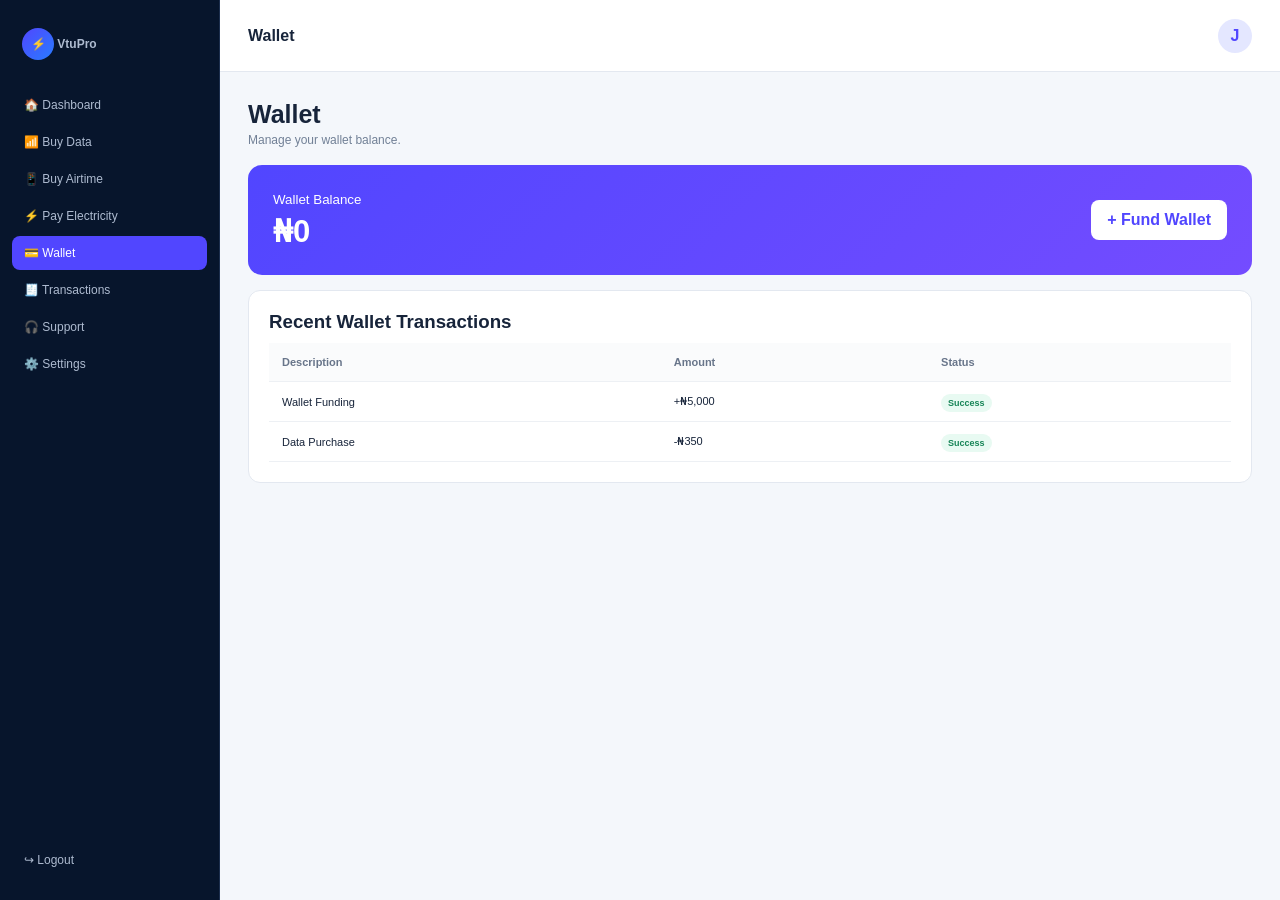
<file: wallet.html>
<!DOCTYPE html>
<html lang="en">

<head>

    <meta charset="UTF-8">

    <meta name="viewport"
          content="width=device-width, initial-scale=1.0">

    <title>VtuPro - Wallet</title>

    <link rel="stylesheet"
          href="css/style.css">

</head>


<body>


<div class="app">


    <aside class="side">

        <a class="brand"
           href="dashboard.html">

            <span class="mark">
                ⚡
            </span>

            <span>
                VtuPro
            </span>

        </a>


        <a href="dashboard.html">
            🏠 Dashboard
        </a>

        <a href="data.html">
            📶 Buy Data
        </a>

        <a href="airtime.html">
            📱 Buy Airtime
        </a>

        <a href="electricity.html">
            ⚡ Pay Electricity
        </a>

        <a class="active"
           href="wallet.html">
            💳 Wallet
        </a>

        <a href="transactions.html">
            🧾 Transactions
        </a>

        <a href="#">
            🎧 Support
        </a>

        <a href="#">
            ⚙️ Settings
        </a>

        <a class="logout"
           href="index.html">
            ↪ Logout
        </a>

    </aside>


    <main class="main">


        <header class="apphead">

            <b>
                Wallet
            </b>

            <div class="avatar">
                J
            </div>

        </header>


        <section class="content">


            <h1>
                Wallet
            </h1>

            <p class="muted">
                Manage your wallet balance.
            </p>


            <br>


            <div class="wallet">


                <div>

                    <small>
                        Wallet Balance
                    </small>

                    <strong id="walletBalance">
                        ₦5,000
                    </strong>

                </div>


                <button
                    class="btn"
                    onclick="fund()">

                    + Fund Wallet

                </button>


            </div>


            <div
                class="panel"
                style="margin-top:15px">


                <h3>
                    Recent Wallet Transactions
                </h3>


                <table
                    class="table"
                    style="margin-top:10px">


                    <tr>

                        <th>
                            Description
                        </th>

                        <th>
                            Amount
                        </th>

                        <th>
                            Status
                        </th>

                    </tr>


                    <tr>

                        <td>
                            Wallet Funding
                        </td>

                        <td>
                            +₦5,000
                        </td>

                        <td>
                            <span class="pill">
                                Success
                            </span>
                        </td>

                    </tr>


                    <tr>

                        <td>
                            Data Purchase
                        </td>

                        <td>
                            -₦350
                        </td>

                        <td>
                            <span class="pill">
                                Success
                            </span>
                        </td>

                    </tr>


                </table>


            </div>


        </section>


    </main>

</div>


<script src="js/app.js"></script>

</body>
</html>
</file>
<file: css/style.css>
* {
    box-sizing: border-box;
    margin: 0;
    padding: 0;
}


body {
    font-family: Arial, sans-serif;
    background: #061126;
    color: #ffffff;
}


a {
    text-decoration: none;
    color: inherit;
}


button,
input,
select {
    font: inherit;
}


button {
    cursor: pointer;
}


/* =========================
   HEADER
========================= */

.top {
    height: 72px;
    padding: 0 5%;

    display: flex;
    align-items: center;
    justify-content: space-between;

    border-bottom: 1px solid #203452;

    background: #061126;
}


.brand {
    font-size: 21px;
    font-weight: 800;

    display: flex;
    align-items: center;
    gap: 8px;
}


.mark {
    display: inline-grid;
    place-items: center;

    width: 32px;
    height: 32px;

    border-radius: 50%;

    background:
        linear-gradient(
            135deg,
            #5146ff,
            #287cff
        );
}


.nav {
    display: flex;
    gap: 24px;

    color: #aebbd0;

    font-size: 13px;
}


.nav a:hover {
    color: white;
}


.actions {
    display: flex;
    gap: 8px;
}


/* =========================
   BUTTONS
========================= */

.btn {
    border: 0;
    border-radius: 8px;

    padding: 11px 16px;

    font-weight: 700;
}


.primary {
    background:
        linear-gradient(
            135deg,
            #5146ff,
            #744cff
        );

    color: white;
}


.ghost {
    background: transparent;

    border: 1px solid #2a3d60;

    color: white;
}


.full {
    width: 100%;
}


/* =========================
   HOMEPAGE
========================= */

.hero {
    min-height: 570px;

    padding: 70px 6%;

    display: grid;

    grid-template-columns:
        1fr 1fr;

    align-items: center;

    gap: 40px;
}


.badge {
    font-size: 10px;

    letter-spacing: 1px;

    color: #a49dff;

    background: #101f3d;

    padding: 7px 12px;

    border-radius: 20px;
}


.hero h1 {
    font-size: 56px;

    line-height: 1.05;

    margin: 20px 0;
}


.purple {
    color: #6358ff;
}


.hero p {
    color: #9aa8c2;

    max-width: 560px;

    line-height: 1.7;
}


.hero-btns {
    display: flex;

    gap: 10px;

    margin-top: 25px;
}


.phone {
    width: 290px;
    height: 440px;

    margin: auto;

    padding: 24px;

    border: 7px solid #1b2d4c;

    border-radius: 35px;

    background: #0c1c38;
}


.balance {
    margin: 40px 0 20px;
}


.balance small {
    color: #8e9bb2;
}


.balance strong {
    display: block;

    font-size: 31px;
}


.phone-grid {
    display: grid;

    grid-template-columns:
        1fr 1fr;

    gap: 10px;
}


.phone-grid div {
    background: #142747;

    padding: 22px 8px;

    border-radius: 12px;

    text-align: center;
}


.phone-grid span {
    display: block;

    font-size: 25px;

    margin-bottom: 5px;
}


.features {
    background: white;

    color: #15233b;

    padding: 25px 6%;

    display: grid;

    grid-template-columns:
        repeat(4, 1fr);

    gap: 10px;

    text-align: center;
}


.feature {
    padding: 15px;
}


.feature p {
    font-size: 11px;

    color: #718096;

    margin-top: 5px;
}


.section {
    padding: 70px 6%;

    max-width: 1300px;

    margin: auto;
}


.sectionhead {
    text-align: center;

    margin-bottom: 30px;
}


.eyebrow {
    color: #9189ff;

    font-size: 10px;

    font-weight: 800;

    letter-spacing: 1.4px;
}


.sectionhead h2 {
    font-size: 35px;

    margin-top: 8px;
}


.services {
    display: grid;

    grid-template-columns:
        repeat(3, 1fr);

    gap: 15px;
}


.card {
    background: #0d1b35;

    border: 1px solid #203452;

    border-radius: 15px;

    padding: 26px;
}


.card h3 {
    margin-top: 12px;
}


.card p {
    color: #8f9db5;

    font-size: 13px;

    line-height: 1.6;

    margin: 9px 0;
}


.card a {
    color: #8d85ff;

    font-weight: 700;

    font-size: 13px;
}


.footer {
    padding: 30px 6%;

    border-top: 1px solid #1d2e4a;

    color: #8d9aae;

    display: flex;

    justify-content: space-between;

    font-size: 12px;
}


/* =========================
   AUTH
========================= */

.auth {
    min-height: calc(100vh - 72px);

    display: grid;

    place-items: center;

    padding: 35px 20px;

    background:
        radial-gradient(
            circle at 80% 20%,
            #172c58,
            transparent 40%
        );
}


.authbox {
    width: min(1050px, 100%);

    display: grid;

    grid-template-columns:
        .8fr 1.2fr;

    background: #0b1932;

    border: 1px solid #28466f;

    border-radius: 16px;

    overflow: hidden;
}


.info {
    padding: 45px;

    background:
        linear-gradient(
            145deg,
            #0e2144,
            #07142b
        );
}


.info h1 {
    font-size: 40px;

    margin: 20px 0;
}


.info p {
    color: #9ba9c0;

    line-height: 1.6;
}


.benefit {
    display: flex;

    gap: 10px;

    margin-top: 20px;
}


.benefit i {
    width: 38px;
    height: 38px;

    border-radius: 50%;

    background: #172d52;

    display: grid;

    place-items: center;

    font-style: normal;
}


.benefit b {
    display: block;
}


.benefit small {
    display: block;

    color: #8f9db5;

    margin-top: 3px;
}


.form {
    background: #f8faff;

    color: #14213a;

    padding: 45px;
}


.form h2 {
    font-size: 29px;
}


.sub {
    color: #758196;

    font-size: 13px;

    margin: 5px 0 20px;
}


.field {
    margin: 13px 0;
}


.field label {
    display: block;

    font-size: 11px;

    font-weight: 800;

    margin-bottom: 6px;
}


.input,
.field select {
    width: 100%;

    padding: 12px;

    border: 1px solid #d7dfea;

    border-radius: 8px;

    background: white;

    color: #15233a;

    outline: none;
}


.input:focus {
    border-color: #5146ff;
}


.formgrid {
    display: grid;

    grid-template-columns:
        1fr 1fr;

    gap: 12px;
}


.agreement {
    font-size: 11px;

    color: #6c788d;

    display: flex;

    align-items: center;

    gap: 6px;

    margin-top: 12px;
}


.authbottom {
    text-align: center;

    color: #748096;

    font-size: 12px;

    margin-top: 15px;
}


.link {
    color: #5146ff;

    font-weight: 700;
}


.msg {
    display: none;

    padding: 9px;

    border-radius: 8px;

    font-size: 12px;

    margin-bottom: 10px;
}


.msg.show {
    display: block;
}


.successmsg {
    background: #e9faf2;

    color: #168456;
}


.errormsg {
    background: #fff0f1;

    color: #c63e4a;
}


.login-options {
    display: flex;

    justify-content: space-between;

    align-items: center;

    font-size: 11px;

    color: #718096;

    margin: 10px 0 15px;
}


.login-options a {
    color: #5146ff;

    font-weight: bold;
}


/* =========================
   DASHBOARD
========================= */

.app {
    min-height: 100vh;

    display: grid;

    grid-template-columns: 220px 1fr;
}


.side {
    position: fixed;

    left: 0;
    top: 0;
    bottom: 0;

    width: 220px;

    background: #07152c;

    border-right: 1px solid #1c2e4d;

    padding: 20px 12px;
}


.side .brand {
    display: block;

    padding: 5px 10px 25px;
}


.side a {
    display: block;

    color: #aebbd0;

    padding: 10px 12px;

    border-radius: 8px;

    font-size: 12px;

    margin: 3px 0;
}


.side a.active,
.side a:hover {
    background: #5146ff;

    color: white;
}


.logout {
    position: absolute;

    bottom: 20px;

    left: 12px;
    right: 12px;
}


.main {
    grid-column: 2;

    background: #f4f7fb;

    color: #17243a;

    min-height: 100vh;
}


.apphead {
    height: 72px;

    background: white;

    border-bottom: 1px solid #e3e8f0;

    display: flex;

    align-items: center;

    justify-content: space-between;

    padding: 0 28px;
}


.avatar {
    width: 34px;
    height: 34px;

    border-radius: 50%;

    display: grid;

    place-items: center;

    background: #e4e7ff;

    color: #5146ff;

    font-weight: 800;
}


.content {
    padding: 28px;
}


.content h1 {
    font-size: 25px;
}


.muted {
    color: #718096;

    font-size: 12px;

    margin-top: 4px;
}


.dashboard-title {
    margin: 25px 0 12px;

    font-size: 18px;
}


.stats {
    display: grid;

    grid-template-columns:
        repeat(3, 1fr);

    gap: 15px;
}


.stat {
    background: white;

    border: 1px solid #e3e8f0;

    border-radius: 12px;

    padding: 18px;
}


.stat small {
    color: #77849a;
}


.stat strong {
    display: block;

    font-size: 24px;

    margin: 5px 0;
}


.stat button {
    border: 0;

    background: #ecebff;

    color: #5146ff;

    padding: 6px 9px;

    border-radius: 7px;

    font-size: 11px;
}


.quick {
    display: grid;

    grid-template-columns:
        repeat(3, 1fr);

    gap: 15px;

    margin-top: 15px;
}


.quickcard {
    background: white;

    border: 1px solid #e3e8f0;

    border-radius: 12px;

    padding: 18px;
}


.quickcard p {
    font-size: 11px;

    color: #7b879a;

    margin: 6px 0 12px;
}


.quickcard a {
    background: #5146ff;

    color: white;

    padding: 8px 12px;

    border-radius: 7px;

    font-size: 11px;
}


.earn {
    margin-top: 18px;

    background:
        linear-gradient(
            135deg,
            #5146ff,
            #744cff
        );

    color: white;

    padding: 22px;

    border-radius: 12px;

    display: flex;

    justify-content: space-between;

    align-items: center;
}


.earn p {
    font-size: 12px;

    margin-top: 5px;

    opacity: .85;
}


.earn button {
    border: 0;

    background: white;

    color: #5146ff;

    padding: 10px 14px;

    border-radius: 7px;

    font-weight: bold;
}


/* =========================
   PURCHASE PAGES
========================= */

.panel {
    background: white;

    border: 1px solid #e3e8f0;

    border-radius: 12px;

    padding: 20px;
}


.purchase {
    max-width: 850px;
}


.label {
    font-size: 11px;
}


.network {
    display: grid;

    grid-template-columns:
        repeat(4, 1fr);

    gap: 9px;

    margin: 8px 0 18px;
}


.network button {
    background: white;

    border: 1px solid #d9e0ea;

    border-radius: 8px;

    padding: 12px;

    font-weight: 800;
}


.network button.active {
    border: 2px solid #5146ff;

    background: #f0efff;

    color: #5146ff;
}


.plans {
    border: 1px solid #dfe5ed;

    border-radius: 9px;

    overflow: hidden;

    margin-top: 12px;
}


.plan {
    display: grid;

    grid-template-columns:
        1fr 80px 75px;

    align-items: center;

    padding: 13px;

    font-size: 12px;

    border-bottom: 1px solid #edf0f4;
}


.plan:last-child {
    border-bottom: 0;
}


.plan span small {
    display: block;

    color: #8a96a8;

    margin-top: 3px;
}


.plan button {
    background: #5146ff;

    color: white;

    border: 0;

    border-radius: 6px;

    font-size: 10px;

    padding: 8px;
}


/* =========================
   TABLE
========================= */

.tablewrap {
    overflow: auto;

    background: white;

    border: 1px solid #e3e8f0;

    border-radius: 12px;
}


.table {
    width: 100%;

    border-collapse: collapse;

    font-size: 11px;
}


.table th,
.table td {
    text-align: left;

    padding: 13px;

    border-bottom: 1px solid #edf0f4;

    white-space: nowrap;
}


.table th {
    color: #68758a;

    background: #fafbfc;
}


.pill {
    background: #e8faf2;

    color: #168456;

    border-radius: 20px;

    padding: 4px 7px;

    font-size: 9px;

    font-weight: 800;
}


/* =========================
   WALLET
========================= */

.wallet {
    background:
        linear-gradient(
            135deg,
            #5146ff,
            #744cff
        );

    color: white;

    border-radius: 14px;

    padding: 25px;

    display: flex;

    justify-content: space-between;

    align-items: center;
}


.wallet strong {
    display: block;

    font-size: 31px;

    margin-top: 5px;
}


.wallet .btn {
    background: white;

    color: #5146ff;
}


/* =========================
   FILTERS
========================= */

.transaction-filters {
    display: flex;

    gap: 8px;

    margin-bottom: 15px;
}


.filter {
    border: 1px solid #dce2ea;

    background: white;

    color: #657187;

    border-radius: 7px;

    padding: 7px 13px;

    font-size: 11px;
}


.filter.active {
    background: #5146ff;

    color: white;

    border-color: #5146ff;
}


/* =========================
   ADMIN
========================= */

.adminstats {
    display: grid;

    grid-template-columns:
        repeat(4, 1fr);

    gap: 15px;
}


.chart {
    margin-top: 15px;

    height: 240px;

    background: white;

    border: 1px solid #e3e8f0;

    border-radius: 12px;

    padding: 18px;

    display: flex;

    align-items: end;

    gap: 15px;
}


.bar {
    flex: 1;

    background:
        linear-gradient(
            #6b62ff,
            #5146ff
        );

    border-radius:
        5px 5px 0 0;
}


/* =========================
   MOBILE
========================= */

@media (max-width: 850px) {

    .nav {
        display: none;
    }


    .hero {
        grid-template-columns: 1fr;

        text-align: center;
    }


    .hero p {
        margin: auto;
    }


    .hero-btns {
        justify-content: center;
    }


    .phone {
        display: none;
    }


    .features,
    .services,
    .stats,
    .quick,
    .adminstats {
        grid-template-columns:
            1fr 1fr;
    }


    .app {
        grid-template-columns: 70px 1fr;
    }


    .side {
        width: 70px;
    }


    .side .brand span:not(.mark) {
        display: none;
    }


    .side a {
        font-size: 0;

        text-align: center;
    }


    .side a::first-letter {
        font-size: 15px;
    }


    .main {
        grid-column: 2;
    }


    .info {
        display: none;
    }


    .authbox {
        grid-template-columns: 1fr;
    }

}


@media (max-width: 550px) {

    .actions .ghost {
        display: none;
    }


    .hero h1 {
        font-size: 43px;
    }


    .features,
    .services,
    .stats,
    .quick,
    .adminstats,
    .formgrid {
        grid-template-columns: 1fr;
    }


    .section,
    .content {
        padding: 40px 5%;
    }


    .network {
        grid-template-columns: 1fr 1fr;
    }


    .wallet {
        flex-direction: column;

        align-items: flex-start;

        gap: 15px;
    }


    .footer {
        flex-direction: column;

        gap: 10px;

        text-align: center;
    }


    .earn {
        flex-direction: column;

        align-items: flex-start;

        gap: 15px;
    }


    .plan {
        grid-template-columns:
            1fr 65px 65px;
    }

}
</file>
